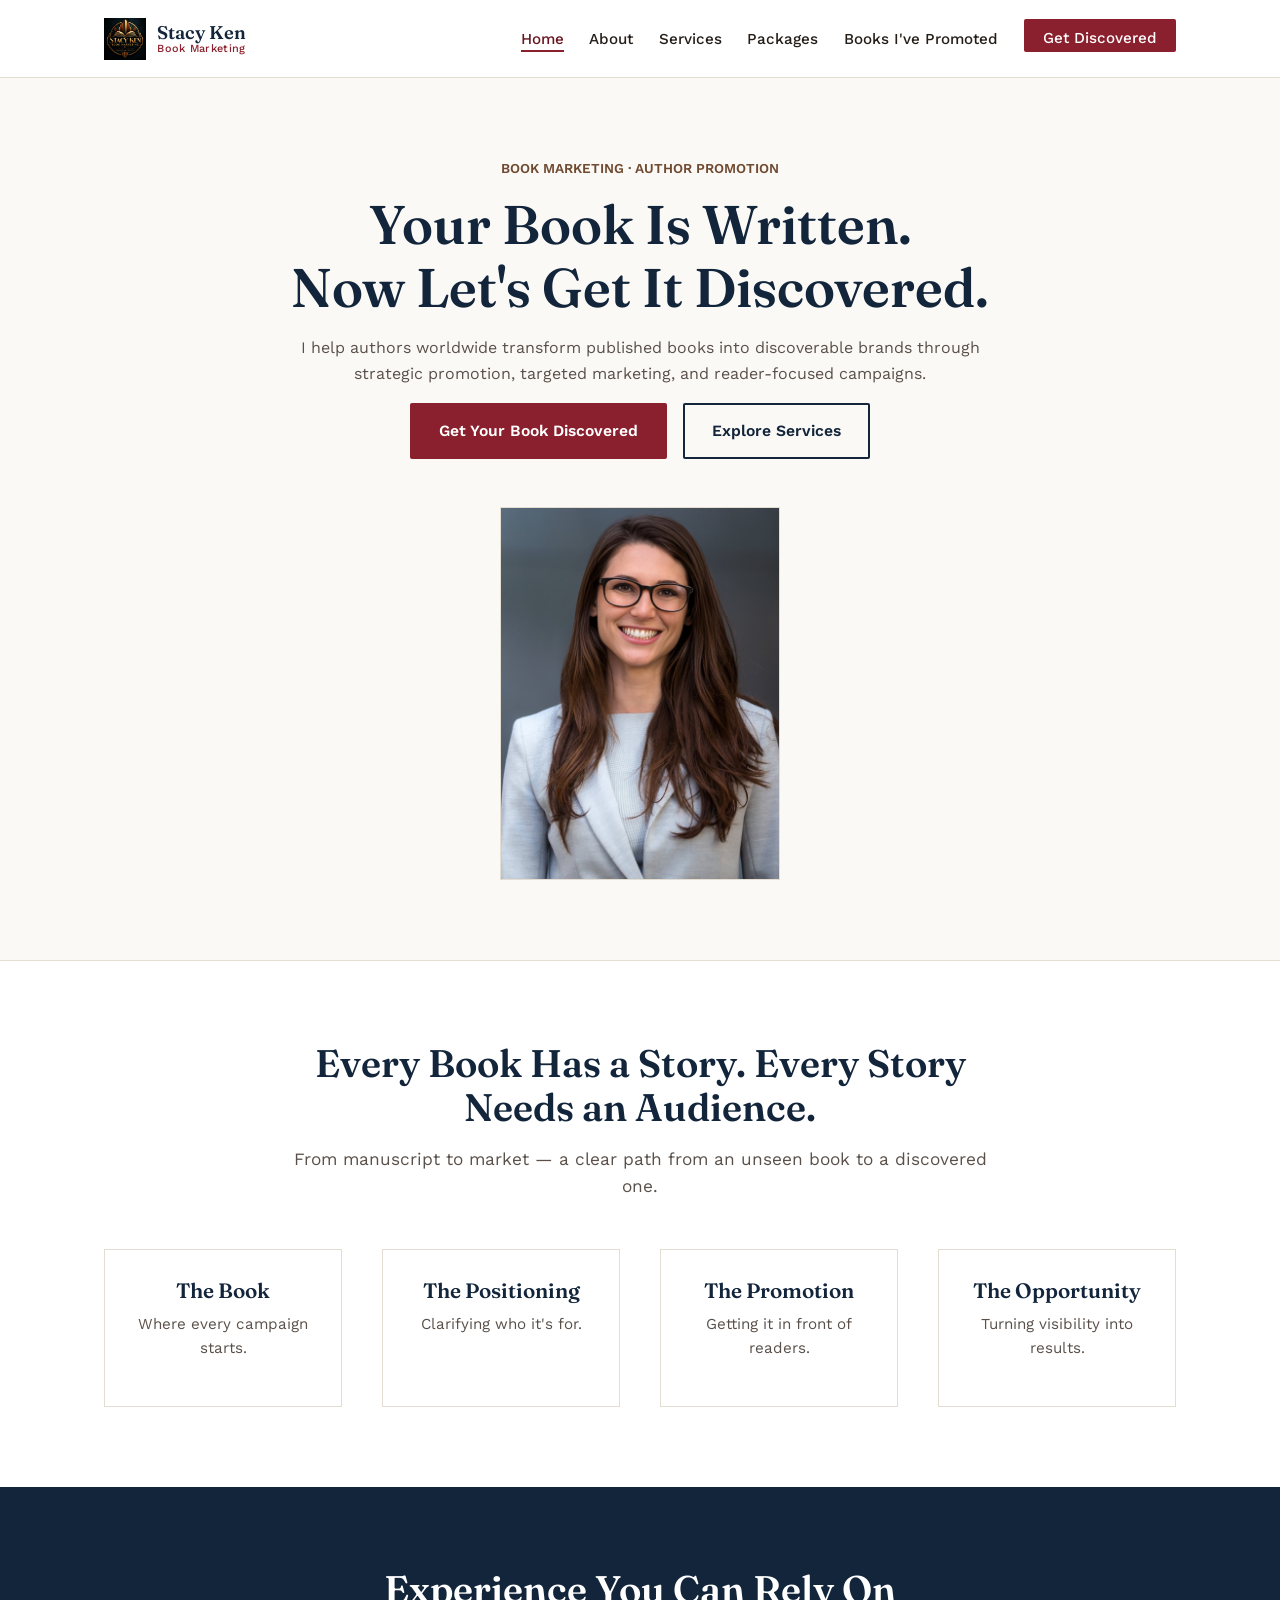
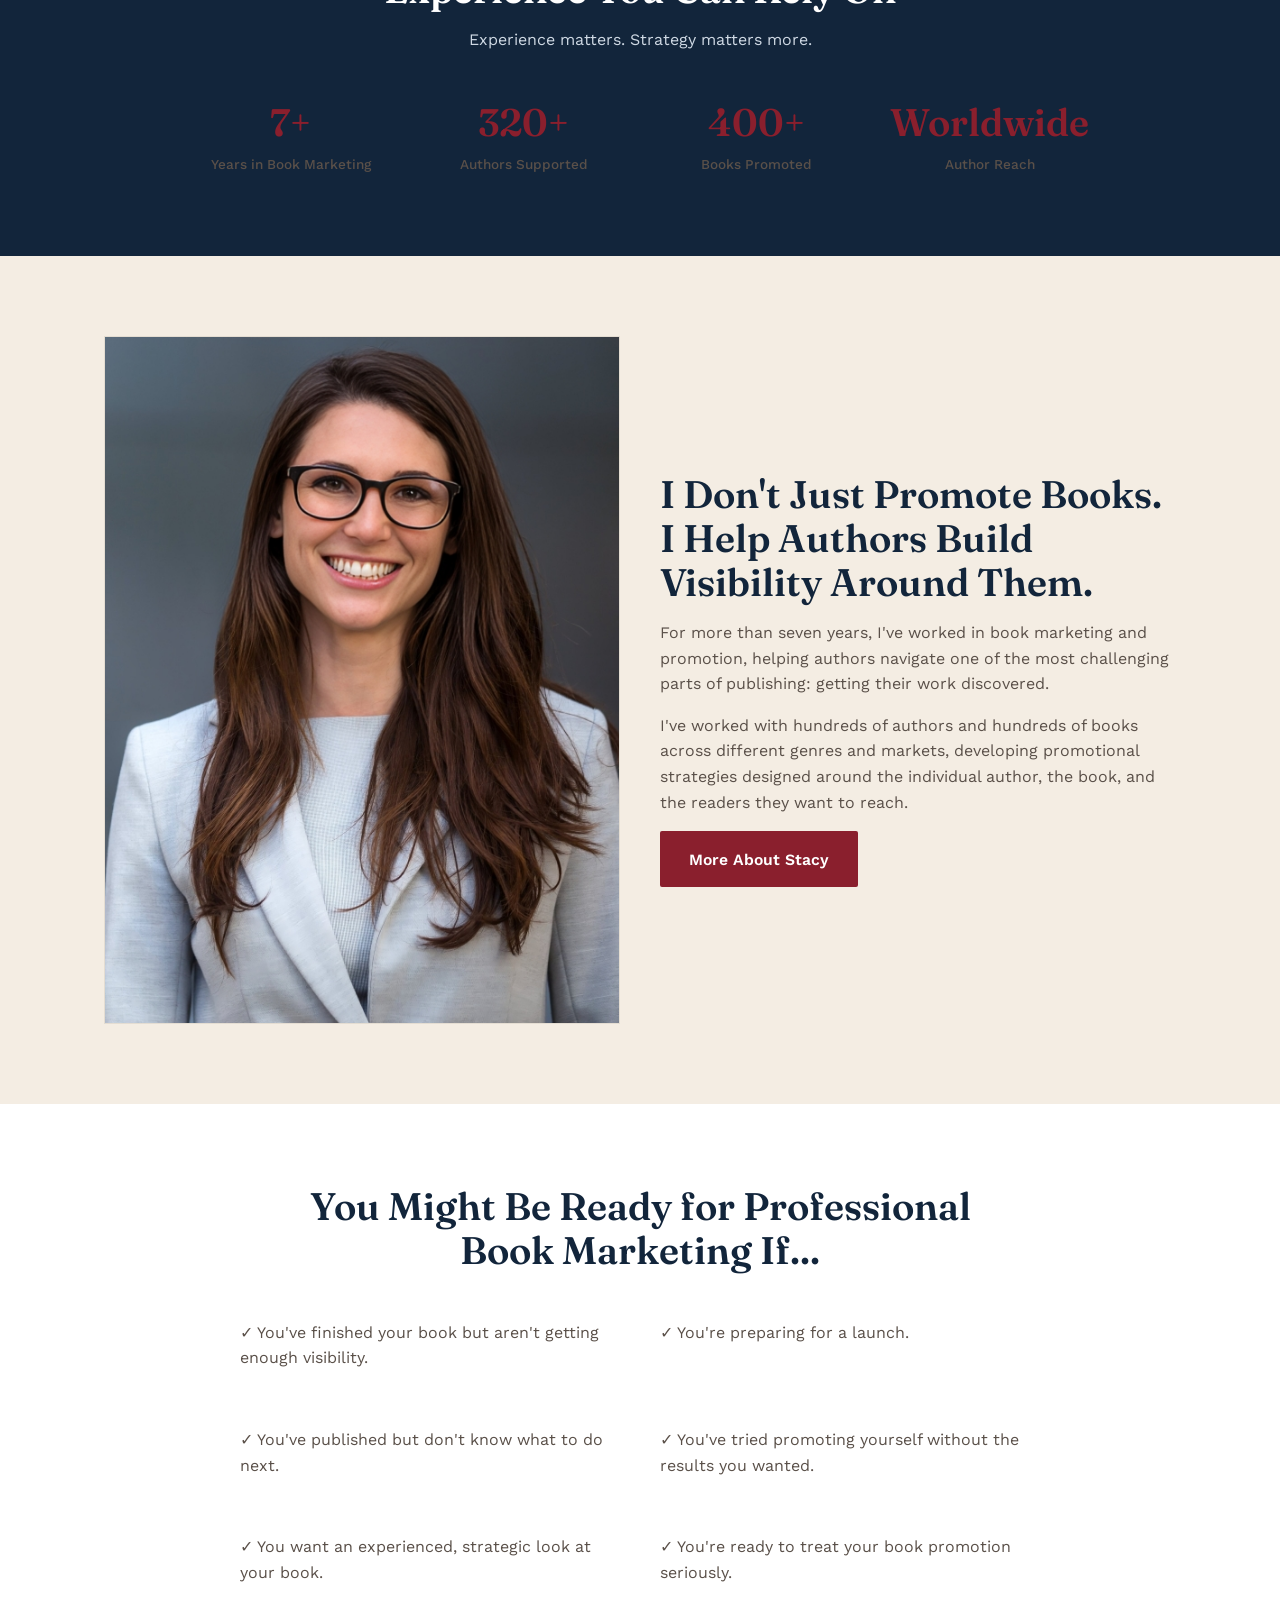
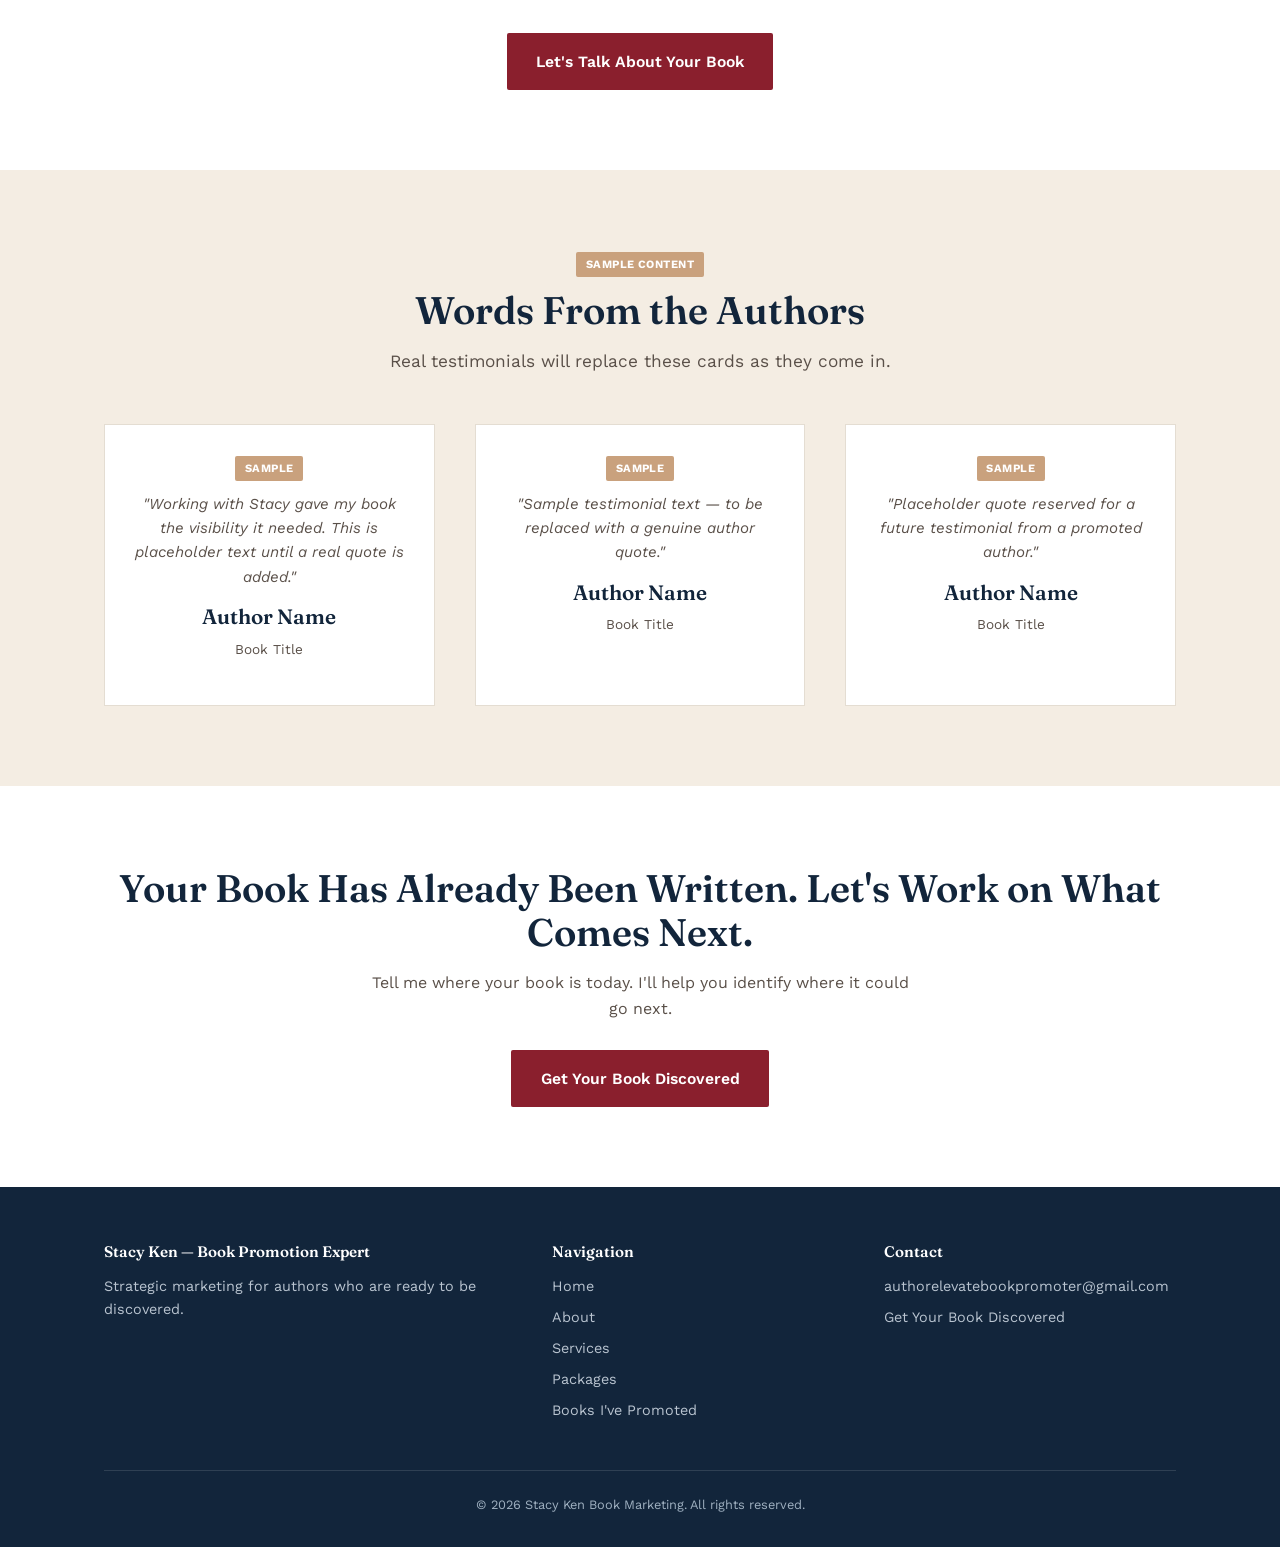
<file: index.html>
<!DOCTYPE html>
<html lang="en">
<head>
<meta charset="UTF-8">
<meta name="viewport" content="width=device-width, initial-scale=1.0">
<title>Stacy Ken Book Marketing | Book Promotion Expert</title>
<meta name="description" content="Strategic book marketing and author promotion. Helping authors get discovered, build visibility, and turn their books into opportunities.">
<link rel="stylesheet" href="styles.css">
</head>
<body>

<header class="site-header">
  <div class="nav-bar">
    <a href="index.html" class="brand">
      <img src="brandlogo.png" alt="Stacy Ken brand logo">
      <span class="brand-text">Stacy Ken<span>Book Marketing</span></span>
    </a>
    <nav class="main-nav">
      <ul>
        <li><a href="index.html" class="active">Home</a></li>
        <li><a href="about.html">About</a></li>
        <li><a href="services.html">Services</a></li>
        <li><a href="packages.html">Packages</a></li>
        <li><a href="portfolio.html">Books I've Promoted</a></li>
        <li><a href="contact.html" class="nav-cta">Get Discovered</a></li>
      </ul>
    </nav>
  </div>
</header>

<section class="hero">
  <div class="wrap hero-inner">
    <p class="eyebrow">BOOK MARKETING · AUTHOR PROMOTION</p>
    <h1>Your Book Is Written.<br>Now Let's Get It Discovered.</h1>
    <p>I help authors worldwide transform published books into discoverable brands through strategic promotion, targeted marketing, and reader-focused campaigns.</p>
    <div class="btn-row">
      <a href="contact.html" class="btn btn-primary">Get Your Book Discovered</a>
      <a href="services.html" class="btn btn-outline">Explore Services</a>
    </div>
    <img class="hero-photo photo photo-portrait" style="max-width:280px; margin:3rem auto 0;" src="meet stacy ken.png.jpg" alt="Profile picture of Stacy Ken">
  </div>
</section>

<section>
  <div class="wrap">
    <div class="section-intro">
      <h2>Every Book Has a Story. Every Story Needs an Audience.</h2>
      <p>From manuscript to market — a clear path from an unseen book to a discovered one.</p>
    </div>
    <div class="grid grid-4">
      <div class="card"><h3>The Book</h3><p>Where every campaign starts.</p></div>
      <div class="card"><h3>The Positioning</h3><p>Clarifying who it's for.</p></div>
      <div class="card"><h3>The Promotion</h3><p>Getting it in front of readers.</p></div>
      <div class="card"><h3>The Opportunity</h3><p>Turning visibility into results.</p></div>
    </div>
  </div>
</section>

<section class="section-blue">
  <div class="wrap">
    <h2>Experience You Can Rely On</h2>
    <p class="center" style="max-width:600px;margin:0 auto 2.5rem;">Experience matters. Strategy matters more.</p>
    <div class="stat-row">
      <div><div class="stat-number">7+</div><div class="stat-label">Years in Book Marketing</div></div>
      <div><div class="stat-number">320+</div><div class="stat-label">Authors Supported</div></div>
      <div><div class="stat-number">400+</div><div class="stat-label">Books Promoted</div></div>
      <div><div class="stat-number">Worldwide</div><div class="stat-label">Author Reach</div></div>
    </div>
  </div>
</section>

<section class="section-brown">
  <div class="wrap">
    <div class="grid grid-2" style="align-items:center;">
      <img class="photo photo-portrait" src="meet stacy ken.png.jpg" alt="Meet Stacy Ken">
      <div>
        <h2 style="text-align:left;">I Don't Just Promote Books. I Help Authors Build Visibility Around Them.</h2>
        <p>For more than seven years, I've worked in book marketing and promotion, helping authors navigate one of the most challenging parts of publishing: getting their work discovered.</p>
        <p>I've worked with hundreds of authors and hundreds of books across different genres and markets, developing promotional strategies designed around the individual author, the book, and the readers they want to reach.</p>
        <a href="about.html" class="btn btn-primary">More About Stacy</a>
      </div>
    </div>
  </div>
</section>

<section>
  <div class="wrap">
    <div class="section-intro">
      <h2>You Might Be Ready for Professional Book Marketing If...</h2>
    </div>
    <div class="grid grid-2" style="max-width:800px;margin:0 auto;">
      <p>✓ You've finished your book but aren't getting enough visibility.</p>
      <p>✓ You're preparing for a launch.</p>
      <p>✓ You've published but don't know what to do next.</p>
      <p>✓ You've tried promoting yourself without the results you wanted.</p>
      <p>✓ You want an experienced, strategic look at your book.</p>
      <p>✓ You're ready to treat your book promotion seriously.</p>
    </div>
    <div class="text-center" style="margin-top:2rem;">
      <a href="contact.html" class="btn btn-primary">Let's Talk About Your Book</a>
    </div>
  </div>
</section>

<section class="section-brown">
  <div class="wrap">
    <div class="section-intro">
      <span class="sample-badge">SAMPLE CONTENT</span>
      <h2>Words From the Authors</h2>
      <p>Real testimonials will replace these cards as they come in.</p>
    </div>
    <div class="grid grid-3">
      <div class="card">
        <span class="sample-badge">SAMPLE</span>
        <p style="font-style:italic;">"Working with Stacy gave my book the visibility it needed. This is placeholder text until a real quote is added."</p>
        <h3>Author Name</h3>
        <p style="font-size:.85rem;">Book Title</p>
      </div>
      <div class="card">
        <span class="sample-badge">SAMPLE</span>
        <p style="font-style:italic;">"Sample testimonial text — to be replaced with a genuine author quote."</p>
        <h3>Author Name</h3>
        <p style="font-size:.85rem;">Book Title</p>
      </div>
      <div class="card">
        <span class="sample-badge">SAMPLE</span>
        <p style="font-style:italic;">"Placeholder quote reserved for a future testimonial from a promoted author."</p>
        <h3>Author Name</h3>
        <p style="font-size:.85rem;">Book Title</p>
      </div>
    </div>
  </div>
</section>

<section>
  <div class="wrap text-center">
    <h2>Your Book Has Already Been Written. Let's Work on What Comes Next.</h2>
    <p style="max-width:560px;margin:0 auto 1.8rem;">Tell me where your book is today. I'll help you identify where it could go next.</p>
    <a href="contact.html" class="btn btn-primary">Get Your Book Discovered</a>
  </div>
</section>

<footer class="site-footer">
  <div class="wrap">
    <div class="footer-grid">
      <div>
        <h4>Stacy Ken — Book Promotion Expert</h4>
        <p style="color:#b9c4d0;font-size:.9rem;">Strategic marketing for authors who are ready to be discovered.</p>
      </div>
      <div>
        <h4>Navigation</h4>
        <a href="index.html">Home</a>
        <a href="about.html">About</a>
        <a href="services.html">Services</a>
        <a href="packages.html">Packages</a>
        <a href="portfolio.html">Books I've Promoted</a>
      </div>
      <div>
        <h4>Contact</h4>
        <a href="mailto:authorelevatebookpromoter@gmail.com">authorelevatebookpromoter@gmail.com</a>
        <a href="contact.html">Get Your Book Discovered</a>
      </div>
    </div>
    <div class="footer-bottom">&copy; 2026 Stacy Ken Book Marketing. All rights reserved.</div>
  </div>
</footer>

</body>
</html>
</file>
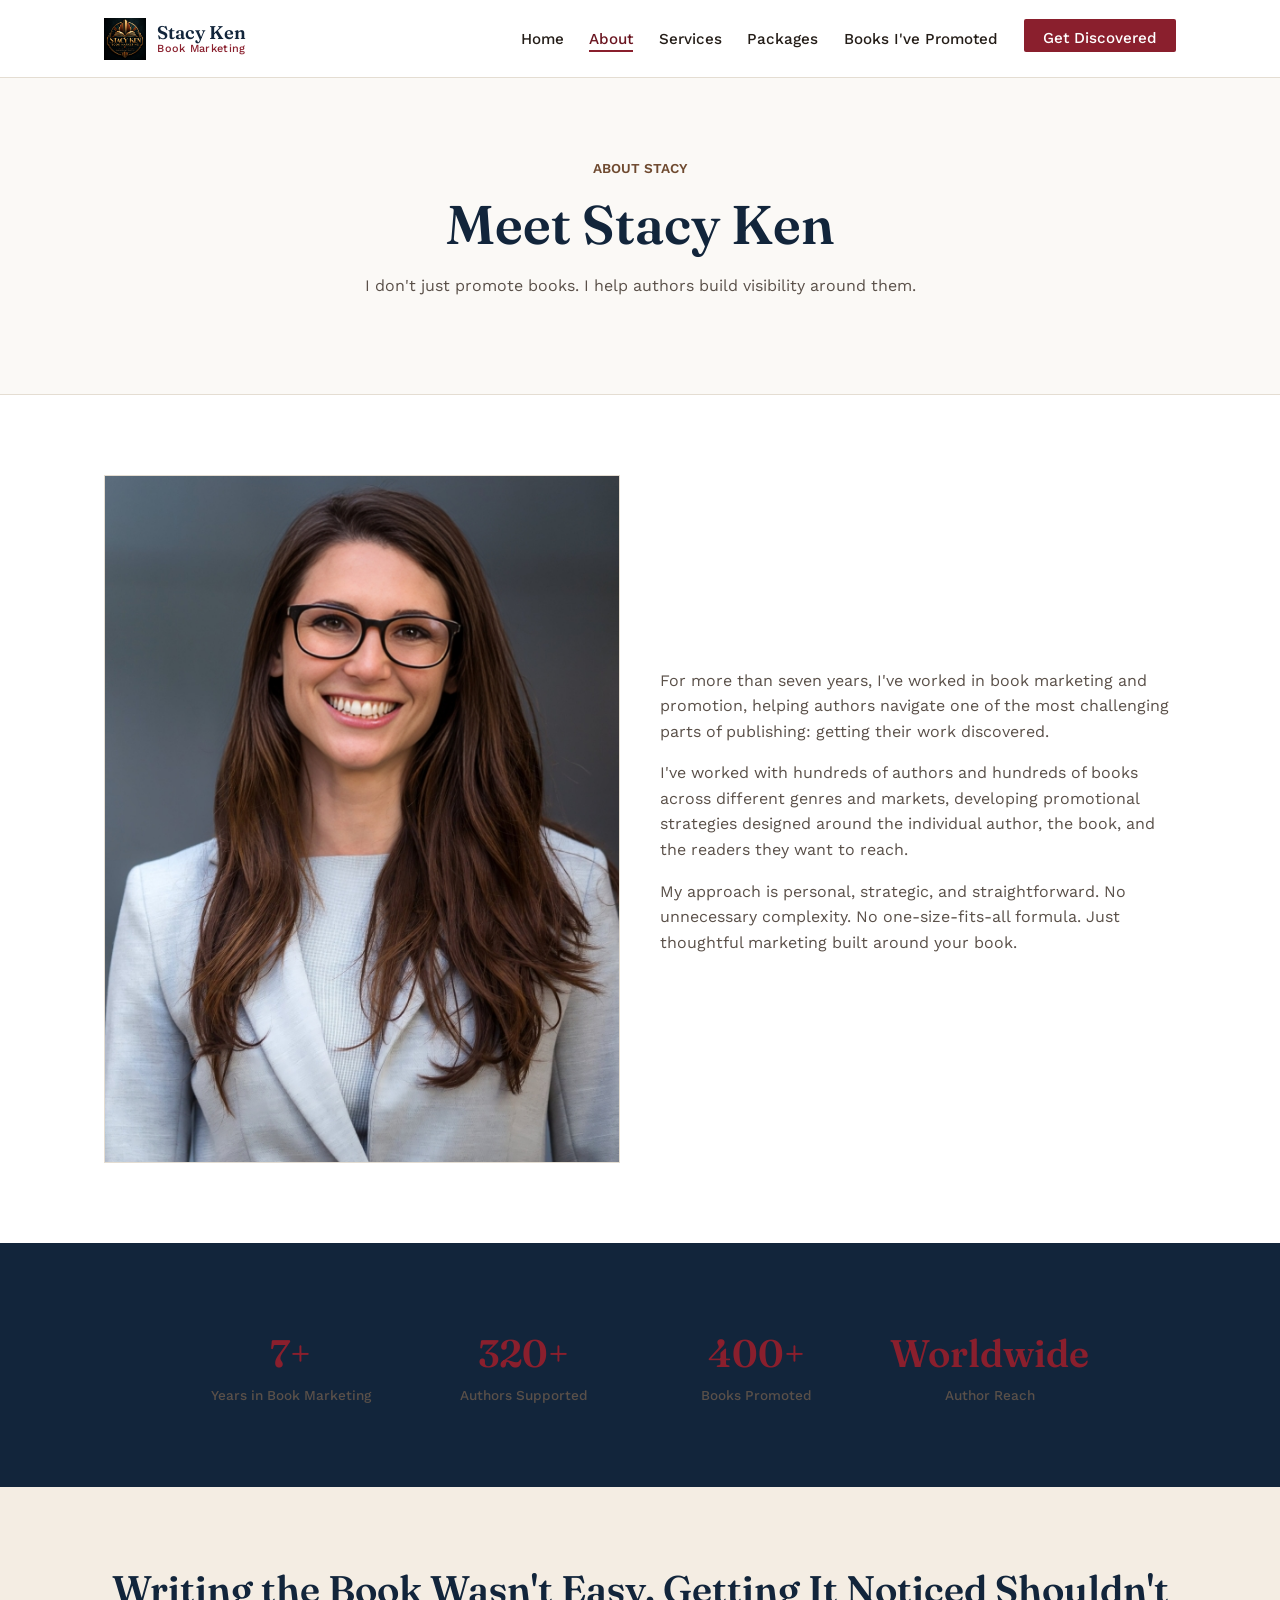
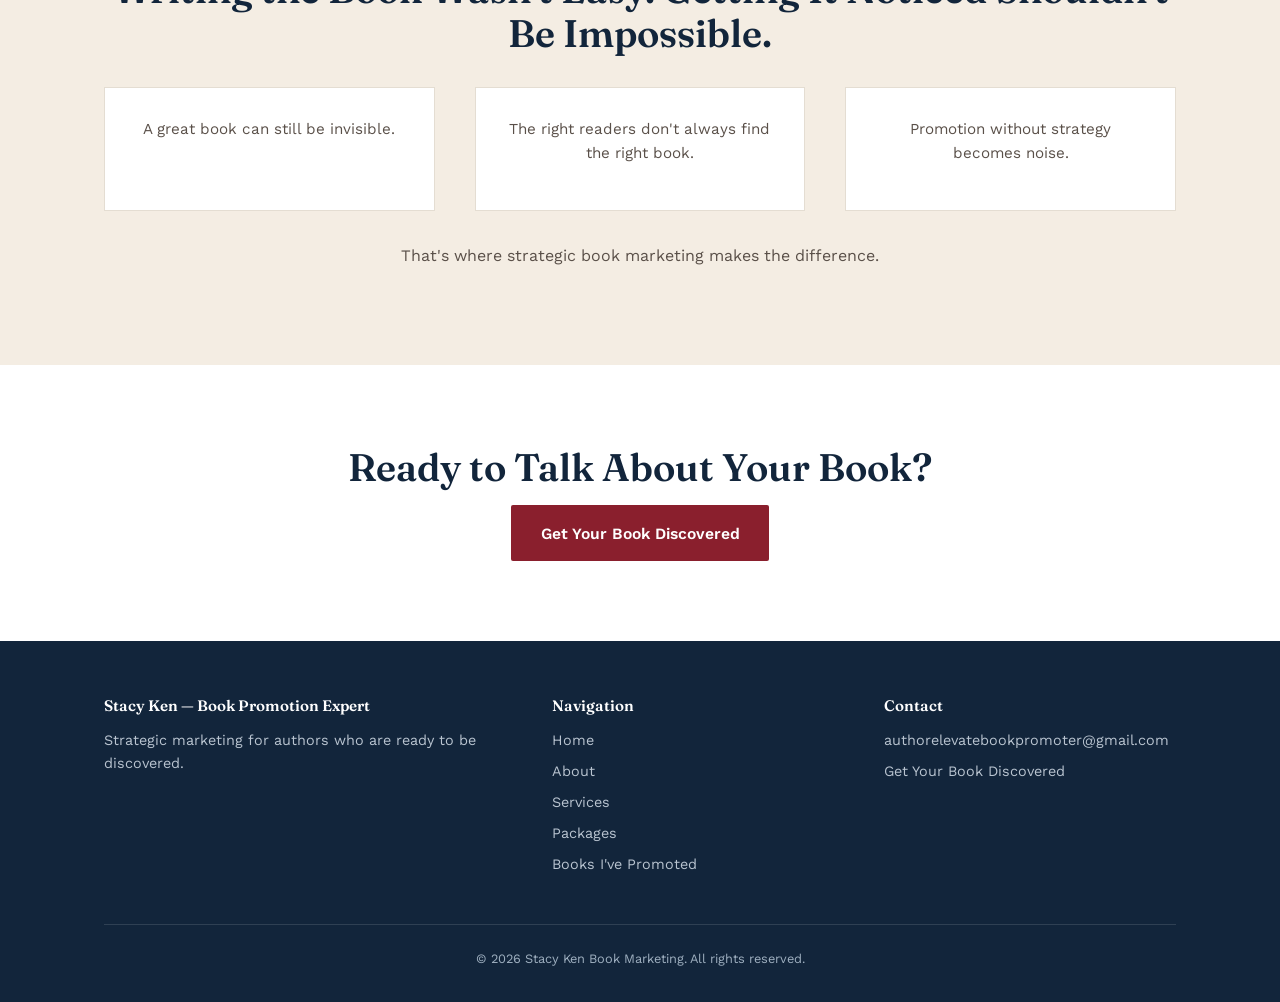
<file: about.html>
<!DOCTYPE html>
<html lang="en">
<head>
<meta charset="UTF-8">
<meta name="viewport" content="width=device-width, initial-scale=1.0">
<title>About Stacy Ken | Book Marketing</title>
<link rel="stylesheet" href="styles.css">
</head>
<body>

<header class="site-header">
  <div class="nav-bar">
    <a href="index.html" class="brand">
      <img src="brandlogo.png" alt="Stacy Ken brand logo">
      <span class="brand-text">Stacy Ken<span>Book Marketing</span></span>
    </a>
    <nav class="main-nav">
      <ul>
        <li><a href="index.html">Home</a></li>
        <li><a href="about.html" class="active">About</a></li>
        <li><a href="services.html">Services</a></li>
        <li><a href="packages.html">Packages</a></li>
        <li><a href="portfolio.html">Books I've Promoted</a></li>
        <li><a href="contact.html" class="nav-cta">Get Discovered</a></li>
      </ul>
    </nav>
  </div>
</header>

<section class="hero">
  <div class="wrap hero-inner">
    <p class="eyebrow">ABOUT STACY</p>
    <h1>Meet Stacy Ken</h1>
    <p>I don't just promote books. I help authors build visibility around them.</p>
  </div>
</section>

<section>
  <div class="wrap">
    <div class="grid grid-2" style="align-items:center;">
      <img class="photo photo-portrait" src="meet stacy ken.png.jpg" alt="Meet Stacy Ken">
      <div>
        <p>For more than seven years, I've worked in book marketing and promotion, helping authors navigate one of the most challenging parts of publishing: getting their work discovered.</p>
        <p>I've worked with hundreds of authors and hundreds of books across different genres and markets, developing promotional strategies designed around the individual author, the book, and the readers they want to reach.</p>
        <p>My approach is personal, strategic, and straightforward. No unnecessary complexity. No one-size-fits-all formula. Just thoughtful marketing built around your book.</p>
      </div>
    </div>
  </div>
</section>

<section class="section-blue">
  <div class="wrap">
    <div class="stat-row">
      <div><div class="stat-number">7+</div><div class="stat-label">Years in Book Marketing</div></div>
      <div><div class="stat-number">320+</div><div class="stat-label">Authors Supported</div></div>
      <div><div class="stat-number">400+</div><div class="stat-label">Books Promoted</div></div>
      <div><div class="stat-number">Worldwide</div><div class="stat-label">Author Reach</div></div>
    </div>
  </div>
</section>

<section class="section-brown">
  <div class="wrap text-center">
    <h2>Writing the Book Wasn't Easy. Getting It Noticed Shouldn't Be Impossible.</h2>
    <div class="grid grid-3" style="margin-top:2rem;">
      <div class="card"><p>A great book can still be invisible.</p></div>
      <div class="card"><p>The right readers don't always find the right book.</p></div>
      <div class="card"><p>Promotion without strategy becomes noise.</p></div>
    </div>
    <p style="margin-top:2rem;">That's where strategic book marketing makes the difference.</p>
  </div>
</section>

<section class="text-center">
  <div class="wrap">
    <h2>Ready to Talk About Your Book?</h2>
    <a href="contact.html" class="btn btn-primary">Get Your Book Discovered</a>
  </div>
</section>

<footer class="site-footer">
  <div class="wrap">
    <div class="footer-grid">
      <div>
        <h4>Stacy Ken — Book Promotion Expert</h4>
        <p style="color:#b9c4d0;font-size:.9rem;">Strategic marketing for authors who are ready to be discovered.</p>
      </div>
      <div>
        <h4>Navigation</h4>
        <a href="index.html">Home</a>
        <a href="about.html">About</a>
        <a href="services.html">Services</a>
        <a href="packages.html">Packages</a>
        <a href="portfolio.html">Books I've Promoted</a>
      </div>
      <div>
        <h4>Contact</h4>
        <a href="mailto:authorelevatebookpromoter@gmail.com">authorelevatebookpromoter@gmail.com</a>
        <a href="contact.html">Get Your Book Discovered</a>
      </div>
    </div>
    <div class="footer-bottom">&copy; 2026 Stacy Ken Book Marketing. All rights reserved.</div>
  </div>
</footer>

</body>
</html>
</file>
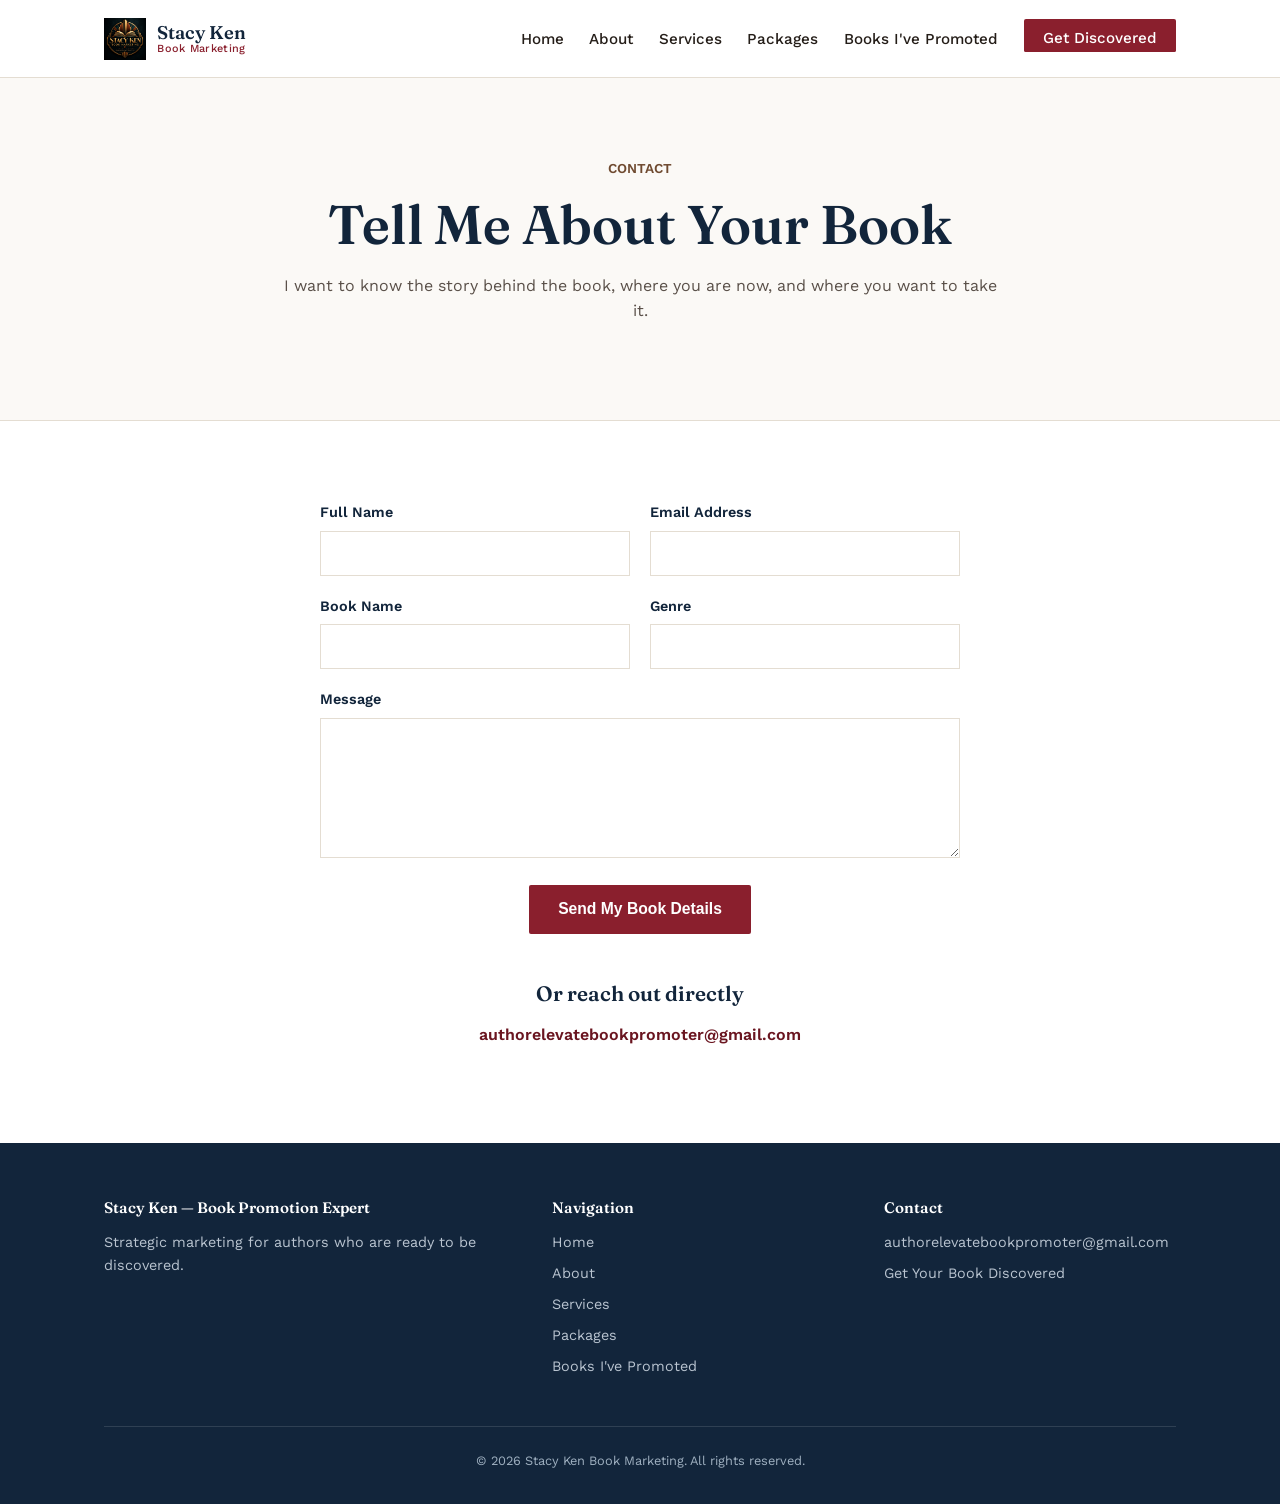
<file: contact.html>
<!DOCTYPE html>
<html lang="en">
<head>
<meta charset="UTF-8">
<meta name="viewport" content="width=device-width, initial-scale=1.0">
<title>Contact | Stacy Ken Book Marketing</title>
<link rel="stylesheet" href="styles.css">
</head>
<body>

<header class="site-header">
  <div class="nav-bar">
    <a href="index.html" class="brand">
      <img src="brandlogo.png" alt="Stacy Ken brand logo">
      <span class="brand-text">Stacy Ken<span>Book Marketing</span></span>
    </a>
    <nav class="main-nav">
      <ul>
        <li><a href="index.html">Home</a></li>
        <li><a href="about.html">About</a></li>
        <li><a href="services.html">Services</a></li>
        <li><a href="packages.html">Packages</a></li>
        <li><a href="portfolio.html">Books I've Promoted</a></li>
        <li><a href="contact.html" class="nav-cta active">Get Discovered</a></li>
      </ul>
    </nav>
  </div>
</header>

<section class="hero">
  <div class="wrap hero-inner">
    <p class="eyebrow">CONTACT</p>
    <h1>Tell Me About Your Book</h1>
    <p>I want to know the story behind the book, where you are now, and where you want to take it.</p>
  </div>
</section>

<section>
  <div class="wrap">
    <form class="contact-form" action="https://formspree.io/f/mbgjqaye" method="POST">
      <div class="form-two">
        <div class="form-row">
          <label for="name">Full Name</label>
          <input type="text" id="name" name="name" required>
        </div>
        <div class="form-row">
          <label for="email">Email Address</label>
          <input type="email" id="email" name="email" required>
        </div>
      </div>
      <div class="form-two">
        <div class="form-row">
          <label for="book">Book Name</label>
          <input type="text" id="book" name="book">
        </div>
        <div class="form-row">
          <label for="genre">Genre</label>
          <input type="text" id="genre" name="genre">
        </div>
      </div>
      <div class="form-row">
        <label for="message">Message</label>
        <textarea id="message" name="message" rows="6" required></textarea>
      </div>
      <div class="text-center">
        <button type="submit" class="btn btn-primary">Send My Book Details</button>
      </div>
    </form>

    <div class="text-center" style="margin-top:3rem;">
      <h3>Or reach out directly</h3>
      <p><a href="mailto:authorelevatebookpromoter@gmail.com" style="color:var(--red-deep); font-weight:600;">authorelevatebookpromoter@gmail.com</a></p>
    </div>
  </div>
</section>

<footer class="site-footer">
  <div class="wrap">
    <div class="footer-grid">
      <div>
        <h4>Stacy Ken — Book Promotion Expert</h4>
        <p style="color:#b9c4d0;font-size:.9rem;">Strategic marketing for authors who are ready to be discovered.</p>
      </div>
      <div>
        <h4>Navigation</h4>
        <a href="index.html">Home</a>
        <a href="about.html">About</a>
        <a href="services.html">Services</a>
        <a href="packages.html">Packages</a>
        <a href="portfolio.html">Books I've Promoted</a>
      </div>
      <div>
        <h4>Contact</h4>
        <a href="mailto:authorelevatebookpromoter@gmail.com">authorelevatebookpromoter@gmail.com</a>
        <a href="contact.html">Get Your Book Discovered</a>
      </div>
    </div>
    <div class="footer-bottom">&copy; 2026 Stacy Ken Book Marketing. All rights reserved.</div>
  </div>
</footer>

</body>
</html>
</file>
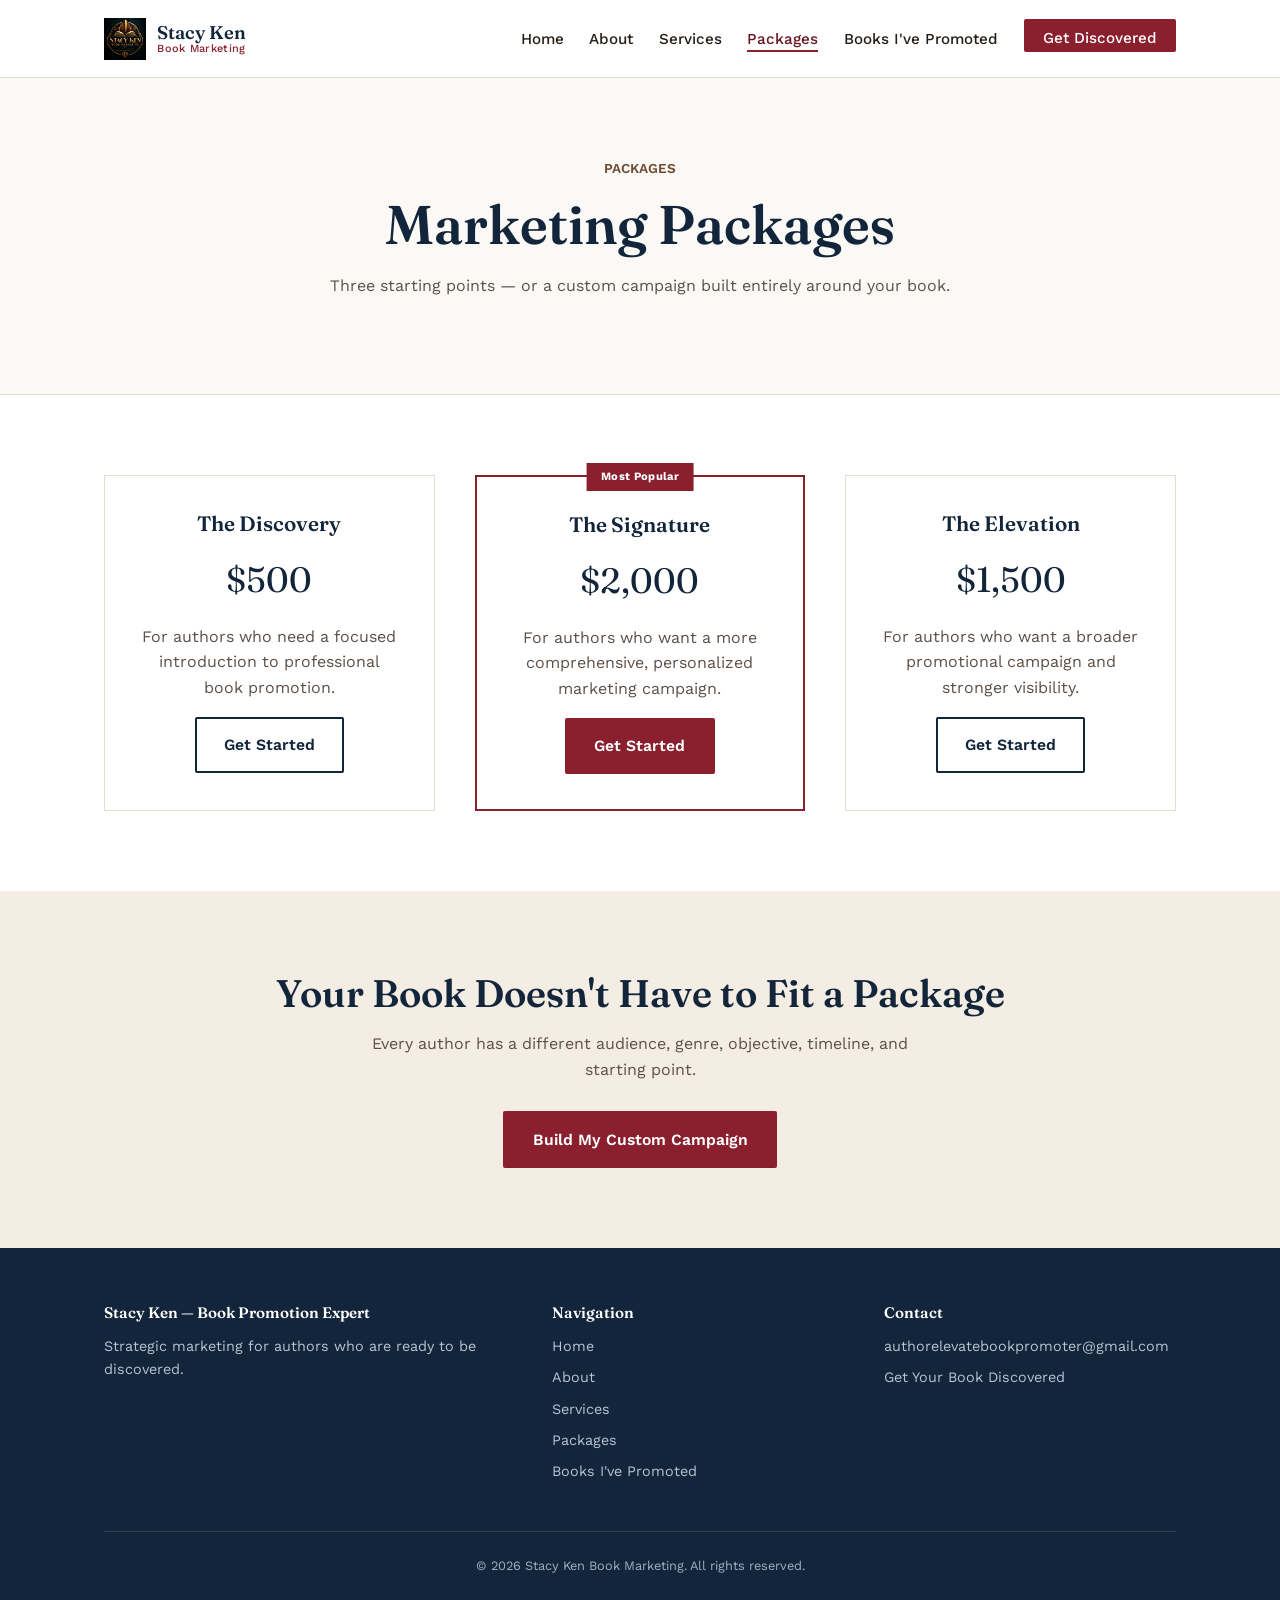
<file: packages.html>
<!DOCTYPE html>
<html lang="en">
<head>
<meta charset="UTF-8">
<meta name="viewport" content="width=device-width, initial-scale=1.0">
<title>Packages | Stacy Ken Book Marketing</title>
<link rel="stylesheet" href="styles.css">
</head>
<body>

<header class="site-header">
  <div class="nav-bar">
    <a href="index.html" class="brand">
      <img src="brandlogo.png" alt="Stacy Ken brand logo">
      <span class="brand-text">Stacy Ken<span>Book Marketing</span></span>
    </a>
    <nav class="main-nav">
      <ul>
        <li><a href="index.html">Home</a></li>
        <li><a href="about.html">About</a></li>
        <li><a href="services.html">Services</a></li>
        <li><a href="packages.html" class="active">Packages</a></li>
        <li><a href="portfolio.html">Books I've Promoted</a></li>
        <li><a href="contact.html" class="nav-cta">Get Discovered</a></li>
      </ul>
    </nav>
  </div>
</header>

<section class="hero">
  <div class="wrap hero-inner">
    <p class="eyebrow">PACKAGES</p>
    <h1>Marketing Packages</h1>
    <p>Three starting points — or a custom campaign built entirely around your book.</p>
  </div>
</section>

<section>
  <div class="wrap">
    <div class="grid grid-3">
      <div class="package">
        <h3>The Discovery</h3>
        <div class="price">$500</div>
        <p>For authors who need a focused introduction to professional book promotion.</p>
        <a href="contact.html" class="btn btn-outline">Get Started</a>
      </div>
      <div class="package featured">
        <span class="badge">Most Popular</span>
        <h3>The Signature</h3>
        <div class="price">$2,000</div>
        <p>For authors who want a more comprehensive, personalized marketing campaign.</p>
        <a href="contact.html" class="btn btn-primary">Get Started</a>
      </div>
      <div class="package">
        <h3>The Elevation</h3>
        <div class="price">$1,500</div>
        <p>For authors who want a broader promotional campaign and stronger visibility.</p>
        <a href="contact.html" class="btn btn-outline">Get Started</a>
      </div>
    </div>
  </div>
</section>

<section class="section-brown text-center">
  <div class="wrap">
    <h2>Your Book Doesn't Have to Fit a Package</h2>
    <p style="max-width:560px;margin:0 auto 1.8rem;">Every author has a different audience, genre, objective, timeline, and starting point.</p>
    <a href="contact.html" class="btn btn-primary">Build My Custom Campaign</a>
  </div>
</section>

<footer class="site-footer">
  <div class="wrap">
    <div class="footer-grid">
      <div>
        <h4>Stacy Ken — Book Promotion Expert</h4>
        <p style="color:#b9c4d0;font-size:.9rem;">Strategic marketing for authors who are ready to be discovered.</p>
      </div>
      <div>
        <h4>Navigation</h4>
        <a href="index.html">Home</a>
        <a href="about.html">About</a>
        <a href="services.html">Services</a>
        <a href="packages.html">Packages</a>
        <a href="portfolio.html">Books I've Promoted</a>
      </div>
      <div>
        <h4>Contact</h4>
        <a href="mailto:authorelevatebookpromoter@gmail.com">authorelevatebookpromoter@gmail.com</a>
        <a href="contact.html">Get Your Book Discovered</a>
      </div>
    </div>
    <div class="footer-bottom">&copy; 2026 Stacy Ken Book Marketing. All rights reserved.</div>
  </div>
</footer>

</body>
</html>
</file>
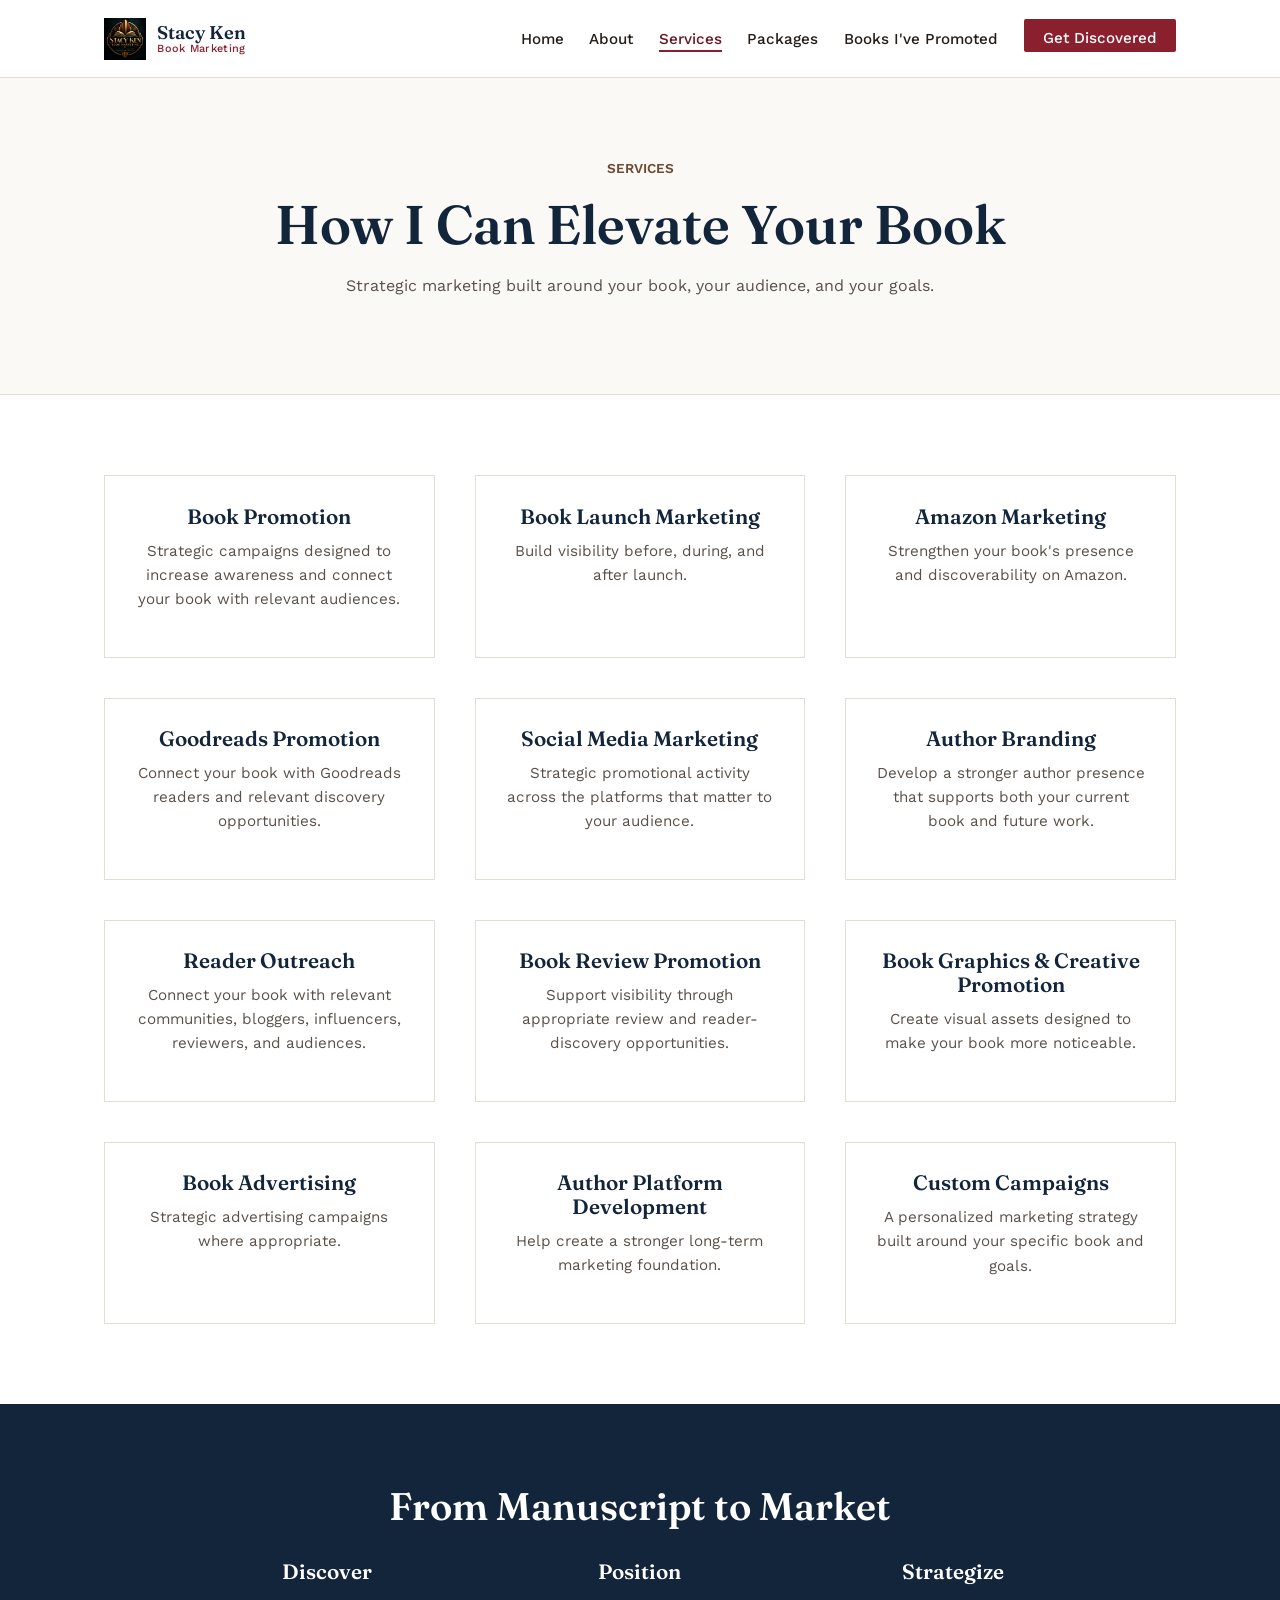
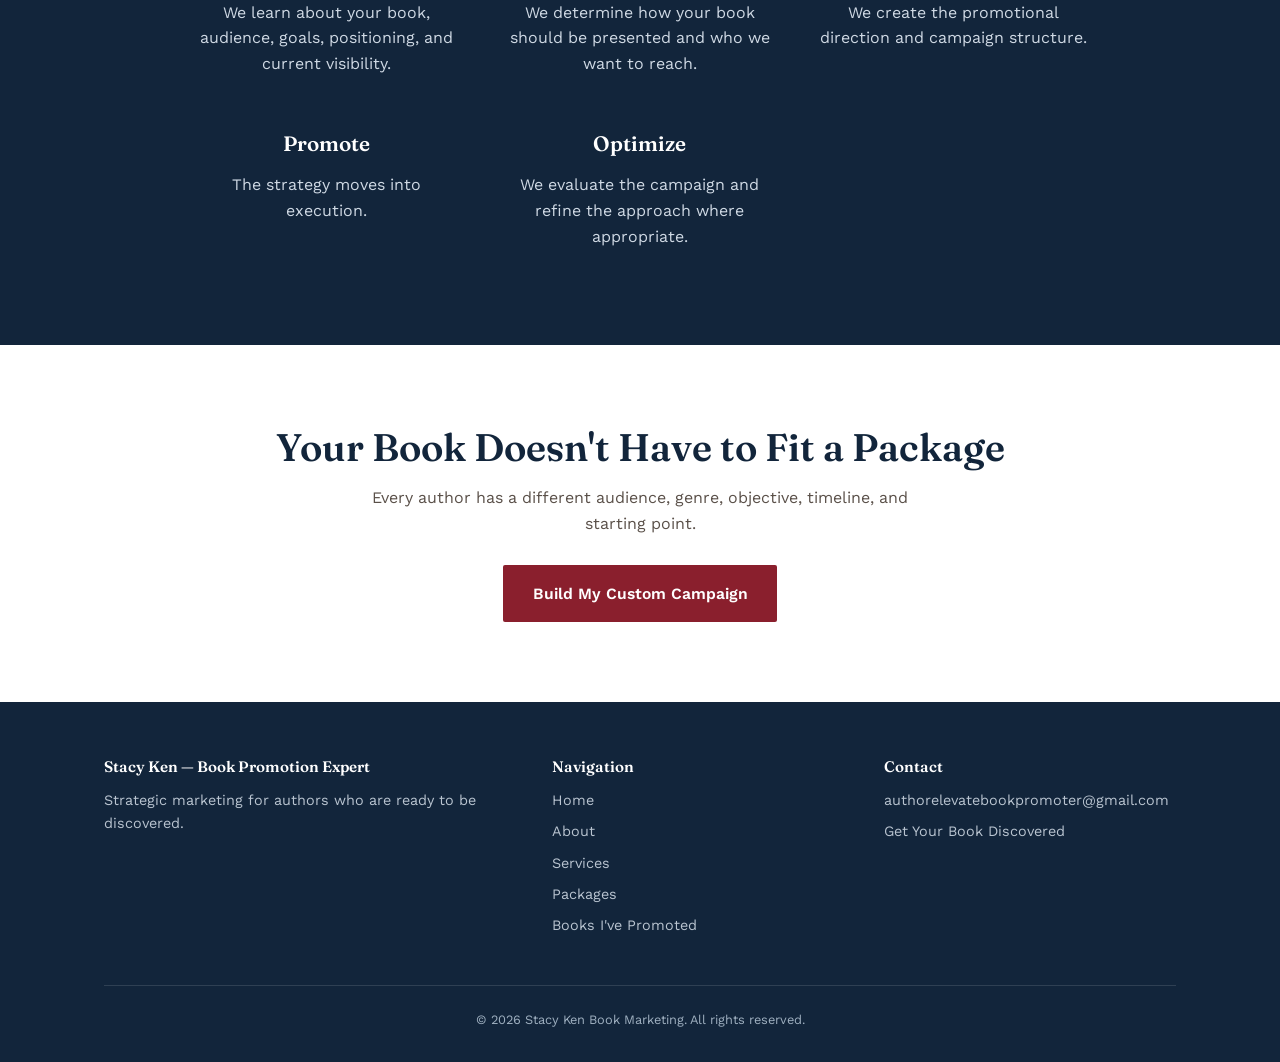
<file: services.html>
<!DOCTYPE html>
<html lang="en">
<head>
<meta charset="UTF-8">
<meta name="viewport" content="width=device-width, initial-scale=1.0">
<title>Services | Stacy Ken Book Marketing</title>
<link rel="stylesheet" href="styles.css">
</head>
<body>

<header class="site-header">
  <div class="nav-bar">
    <a href="index.html" class="brand">
      <img src="brandlogo.png" alt="Stacy Ken brand logo">
      <span class="brand-text">Stacy Ken<span>Book Marketing</span></span>
    </a>
    <nav class="main-nav">
      <ul>
        <li><a href="index.html">Home</a></li>
        <li><a href="about.html">About</a></li>
        <li><a href="services.html" class="active">Services</a></li>
        <li><a href="packages.html">Packages</a></li>
        <li><a href="portfolio.html">Books I've Promoted</a></li>
        <li><a href="contact.html" class="nav-cta">Get Discovered</a></li>
      </ul>
    </nav>
  </div>
</header>

<section class="hero">
  <div class="wrap hero-inner">
    <p class="eyebrow">SERVICES</p>
    <h1>How I Can Elevate Your Book</h1>
    <p>Strategic marketing built around your book, your audience, and your goals.</p>
  </div>
</section>

<section>
  <div class="wrap">
    <div class="grid grid-3">
      <div class="card"><h3>Book Promotion</h3><p>Strategic campaigns designed to increase awareness and connect your book with relevant audiences.</p></div>
      <div class="card"><h3>Book Launch Marketing</h3><p>Build visibility before, during, and after launch.</p></div>
      <div class="card"><h3>Amazon Marketing</h3><p>Strengthen your book's presence and discoverability on Amazon.</p></div>
      <div class="card"><h3>Goodreads Promotion</h3><p>Connect your book with Goodreads readers and relevant discovery opportunities.</p></div>
      <div class="card"><h3>Social Media Marketing</h3><p>Strategic promotional activity across the platforms that matter to your audience.</p></div>
      <div class="card"><h3>Author Branding</h3><p>Develop a stronger author presence that supports both your current book and future work.</p></div>
      <div class="card"><h3>Reader Outreach</h3><p>Connect your book with relevant communities, bloggers, influencers, reviewers, and audiences.</p></div>
      <div class="card"><h3>Book Review Promotion</h3><p>Support visibility through appropriate review and reader-discovery opportunities.</p></div>
      <div class="card"><h3>Book Graphics &amp; Creative Promotion</h3><p>Create visual assets designed to make your book more noticeable.</p></div>
      <div class="card"><h3>Book Advertising</h3><p>Strategic advertising campaigns where appropriate.</p></div>
      <div class="card"><h3>Author Platform Development</h3><p>Help create a stronger long-term marketing foundation.</p></div>
      <div class="card"><h3>Custom Campaigns</h3><p>A personalized marketing strategy built around your specific book and goals.</p></div>
    </div>
  </div>
</section>

<section class="section-blue">
  <div class="wrap text-center">
    <h2>From Manuscript to Market</h2>
    <div class="grid grid-3" style="margin-top:2rem; max-width:900px; margin-left:auto; margin-right:auto;">
      <div><h3 style="color:var(--white);">Discover</h3><p>We learn about your book, audience, goals, positioning, and current visibility.</p></div>
      <div><h3 style="color:var(--white);">Position</h3><p>We determine how your book should be presented and who we want to reach.</p></div>
      <div><h3 style="color:var(--white);">Strategize</h3><p>We create the promotional direction and campaign structure.</p></div>
      <div><h3 style="color:var(--white);">Promote</h3><p>The strategy moves into execution.</p></div>
      <div><h3 style="color:var(--white);">Optimize</h3><p>We evaluate the campaign and refine the approach where appropriate.</p></div>
    </div>
  </div>
</section>

<section class="text-center">
  <div class="wrap">
    <h2>Your Book Doesn't Have to Fit a Package</h2>
    <p style="max-width:560px;margin:0 auto 1.8rem;">Every author has a different audience, genre, objective, timeline, and starting point.</p>
    <a href="contact.html" class="btn btn-primary">Build My Custom Campaign</a>
  </div>
</section>

<footer class="site-footer">
  <div class="wrap">
    <div class="footer-grid">
      <div>
        <h4>Stacy Ken — Book Promotion Expert</h4>
        <p style="color:#b9c4d0;font-size:.9rem;">Strategic marketing for authors who are ready to be discovered.</p>
      </div>
      <div>
        <h4>Navigation</h4>
        <a href="index.html">Home</a>
        <a href="about.html">About</a>
        <a href="services.html">Services</a>
        <a href="packages.html">Packages</a>
        <a href="portfolio.html">Books I've Promoted</a>
      </div>
      <div>
        <h4>Contact</h4>
        <a href="mailto:authorelevatebookpromoter@gmail.com">authorelevatebookpromoter@gmail.com</a>
        <a href="contact.html">Get Your Book Discovered</a>
      </div>
    </div>
    <div class="footer-bottom">&copy; 2026 Stacy Ken Book Marketing. All rights reserved.</div>
  </div>
</footer>

</body>
</html>
</file>
<file: styles.css>
/* ============================================
   STACY KEN BOOK MARKETING — SHARED STYLES
   Palette: white / deep red / navy blue / warm brown
   ============================================ */

@import url('https://fonts.googleapis.com/css2?family=Fraunces:ital,opsz,wght@0,9..144,400;0,9..144,500;0,9..144,600;0,9..144,700;1,9..144,500&family=Work+Sans:wght@400;500;600;700&display=swap');

:root{
  --white:#ffffff;
  --paper:#fbf9f6;
  --red:#8a1f2d;
  --red-deep:#6a1520;
  --blue:#1c3452;
  --blue-deep:#12253b;
  --brown:#6f4a30;
  --brown-light:#c9a17d;
  --ink:#241d18;
  --ink-soft:#5a5049;
  --line:#e4ddd2;

  --font-display: 'Fraunces', Georgia, serif;
  --font-body: 'Work Sans', Arial, sans-serif;

  --max-w: 1120px;
  --gap: 2.5rem;
}

*{box-sizing:border-box;}
html{scroll-behavior:smooth;}
body{
  margin:0;
  font-family:var(--font-body);
  color:var(--ink);
  background:var(--white);
  line-height:1.6;
  -webkit-font-smoothing:antialiased;
}

img{max-width:100%; display:block;}
a{color:inherit; text-decoration:none;}

.wrap{
  width:100%;
  max-width:var(--max-w);
  margin:0 auto;
  padding:0 1.5rem;
}

/* every section is centered and balanced left/right — no offset layouts */
section{
  padding:5rem 0;
}
section.tight{padding:3rem 0;}

h1,h2,h3,h4{
  font-family:var(--font-display);
  color:var(--blue-deep);
  margin:0 0 1rem;
  line-height:1.15;
  font-weight:600;
}
h1{font-size:clamp(2.3rem, 5vw, 3.4rem);}
h2{font-size:clamp(1.8rem, 3.4vw, 2.4rem); text-align:center;}
h3{font-size:1.3rem;}
p{margin:0 0 1rem; color:var(--ink-soft);}

.section-intro{
  max-width:700px;
  margin:0 auto 3rem;
  text-align:center;
}
.section-intro p{font-size:1.08rem;}

.center{text-align:center;}

/* ---------- Header / Nav ---------- */
header.site-header{
  border-bottom:1px solid var(--line);
  background:var(--white);
  position:sticky;
  top:0;
  z-index:50;
}
.nav-bar{
  display:flex;
  align-items:center;
  justify-content:space-between;
  padding:1.1rem 1.5rem;
  max-width:var(--max-w);
  margin:0 auto;
}
.brand{
  display:flex;
  align-items:center;
  gap:.7rem;
}
.brand img{height:42px; width:auto;}
.brand-text{
  font-family:var(--font-display);
  font-weight:600;
  font-size:1.15rem;
  color:var(--blue-deep);
  line-height:1.1;
}
.brand-text span{
  display:block;
  font-family:var(--font-body);
  font-weight:500;
  font-size:.68rem;
  letter-spacing:.03em;
  color:var(--red);
}
nav.main-nav ul{
  list-style:none;
  display:flex;
  gap:1.6rem;
  margin:0; padding:0;
  flex-wrap:wrap;
}
nav.main-nav a{
  font-size:.95rem;
  font-weight:500;
  color:var(--ink);
  border-bottom:2px solid transparent;
  padding-bottom:2px;
  transition:border-color .2s ease;
}
nav.main-nav a:hover, nav.main-nav a.active{
  border-color:var(--red);
  color:var(--red-deep);
}
.nav-cta{
  background:var(--red);
  color:var(--white) !important;
  padding:.65rem 1.2rem;
  border-radius:2px;
  font-weight:600;
  font-size:.9rem;
  white-space:nowrap;
}
.nav-cta:hover{background:var(--red-deep);}

/* ---------- Buttons ---------- */
.btn{
  display:inline-block;
  padding:.85rem 1.7rem;
  font-weight:600;
  font-size:.98rem;
  border-radius:2px;
  border:2px solid transparent;
  cursor:pointer;
}
.btn-primary{background:var(--red); color:var(--white);}
.btn-primary:hover{background:var(--red-deep);}
.btn-outline{
  background:transparent;
  border-color:var(--blue-deep);
  color:var(--blue-deep);
}
.btn-outline:hover{background:var(--blue-deep); color:var(--white);}
.btn-row{
  display:flex;
  gap:1rem;
  justify-content:center;
  flex-wrap:wrap;
}

/* ---------- Hero ---------- */
.hero{
  background:var(--paper);
  padding:5rem 0;
  border-bottom:1px solid var(--line);
}
.hero-inner{
  text-align:center;
  max-width:780px;
  margin:0 auto;
}
.eyebrow{
  color:var(--brown);
  font-weight:600;
  font-size:.85rem;
  margin-bottom:.9rem;
}
.hero-photo{
  margin:3rem auto 0;
  max-width:640px;
  border:1px solid var(--line);
}

/* ---------- Grids (balanced, symmetric) ---------- */
.grid{
  display:grid;
  gap:var(--gap);
}
.grid-2{grid-template-columns:repeat(2,1fr);}
.grid-3{grid-template-columns:repeat(3,1fr);}
.grid-4{grid-template-columns:repeat(4,1fr);}
@media (max-width:900px){
  .grid-3, .grid-4{grid-template-columns:repeat(2,1fr);}
}
@media (max-width:600px){
  .grid-2, .grid-3, .grid-4{grid-template-columns:1fr;}
}

/* ---------- Cards ---------- */
.card{
  border:1px solid var(--line);
  padding:1.8rem;
  background:var(--white);
  text-align:center;
}
.card h3{color:var(--blue-deep); margin-bottom:.6rem;}
.card p{font-size:.95rem;}

.stat-row{
  display:grid;
  grid-template-columns:repeat(4,1fr);
  gap:2rem;
  text-align:center;
  max-width:900px;
  margin:0 auto;
}
@media (max-width:700px){.stat-row{grid-template-columns:repeat(2,1fr);}}
.stat-number{
  font-family:var(--font-display);
  font-size:2.4rem;
  color:var(--red);
  font-weight:600;
}
.stat-label{
  font-size:.85rem;
  color:var(--ink-soft);
  font-weight:500;
}

/* ---------- Section variants ---------- */
.section-blue{
  background:var(--blue-deep);
  color:var(--white);
}
.section-blue h2, .section-blue h3{color:var(--white);}
.section-blue p{color:#cfd9e4;}

.section-brown{
  background:#f4ede3;
}

/* ---------- Photo sizing (plain images, no placeholder styling) ---------- */
.photo{
  width:100%;
  border:1px solid var(--line);
  object-fit:cover;
}
.photo-portrait{aspect-ratio:3/4;}
.photo-book{aspect-ratio:2/3;}
.photo-wide{aspect-ratio:16/9;}

/* ---------- Sample content badge ---------- */
.sample-badge{
  display:inline-block;
  background:var(--brown-light);
  color:var(--white);
  font-size:.7rem;
  font-weight:700;
  letter-spacing:.04em;
  padding:.2rem .6rem;
  border-radius:2px;
  margin-bottom:.7rem;
}

/* ---------- Package cards ---------- */
.package{
  border:1px solid var(--line);
  padding:2.2rem;
  text-align:center;
  position:relative;
  background:var(--white);
}
.package.featured{
  border:2px solid var(--red);
}
.package .badge{
  position:absolute;
  top:-14px; left:50%;
  transform:translateX(-50%);
  background:var(--red);
  color:var(--white);
  font-size:.7rem;
  font-weight:700;
  padding:.3rem .9rem;
  letter-spacing:.03em;
}
.price{
  font-family:var(--font-display);
  font-size:2.2rem;
  color:var(--blue-deep);
  margin:.5rem 0 1rem;
}

/* ---------- Forms ---------- */
form.contact-form{
  max-width:640px;
  margin:0 auto;
}
.form-row{margin-bottom:1.2rem;}
.form-row label{
  display:block;
  font-weight:600;
  font-size:.9rem;
  margin-bottom:.4rem;
  color:var(--blue-deep);
}
.form-row input, .form-row select, .form-row textarea{
  width:100%;
  padding:.75rem .9rem;
  border:1px solid var(--line);
  font-family:var(--font-body);
  font-size:1rem;
  background:var(--white);
  color:var(--ink);
}
.form-row input:focus, .form-row select:focus, .form-row textarea:focus{
  outline:2px solid var(--blue);
  outline-offset:1px;
}
.form-two{
  display:grid;
  grid-template-columns:1fr 1fr;
  gap:1.2rem;
}
@media (max-width:600px){.form-two{grid-template-columns:1fr;}}

/* ---------- Footer ---------- */
footer.site-footer{
  background:var(--blue-deep);
  color:#d9e0e8;
  padding:3.5rem 0 2rem;
}
.footer-grid{
  display:grid;
  grid-template-columns:1.4fr 1fr 1fr;
  gap:2.5rem;
  text-align:left;
}
@media (max-width:700px){
  .footer-grid{grid-template-columns:1fr; text-align:center;}
}
.footer-grid h4{color:var(--white); font-size:.95rem; margin-bottom:.9rem;}
.footer-grid a{
  display:block;
  color:#b9c4d0;
  font-size:.9rem;
  margin-bottom:.5rem;
}
.footer-grid a:hover{color:var(--white);}
.footer-bottom{
  text-align:center;
  border-top:1px solid rgba(255,255,255,.12);
  margin-top:2.5rem;
  padding-top:1.5rem;
  font-size:.8rem;
  color:#9fb0c0;
}

/* ---------- Utility ---------- */
.mt-0{margin-top:0;}
.text-center{text-align:center;}
</file>
